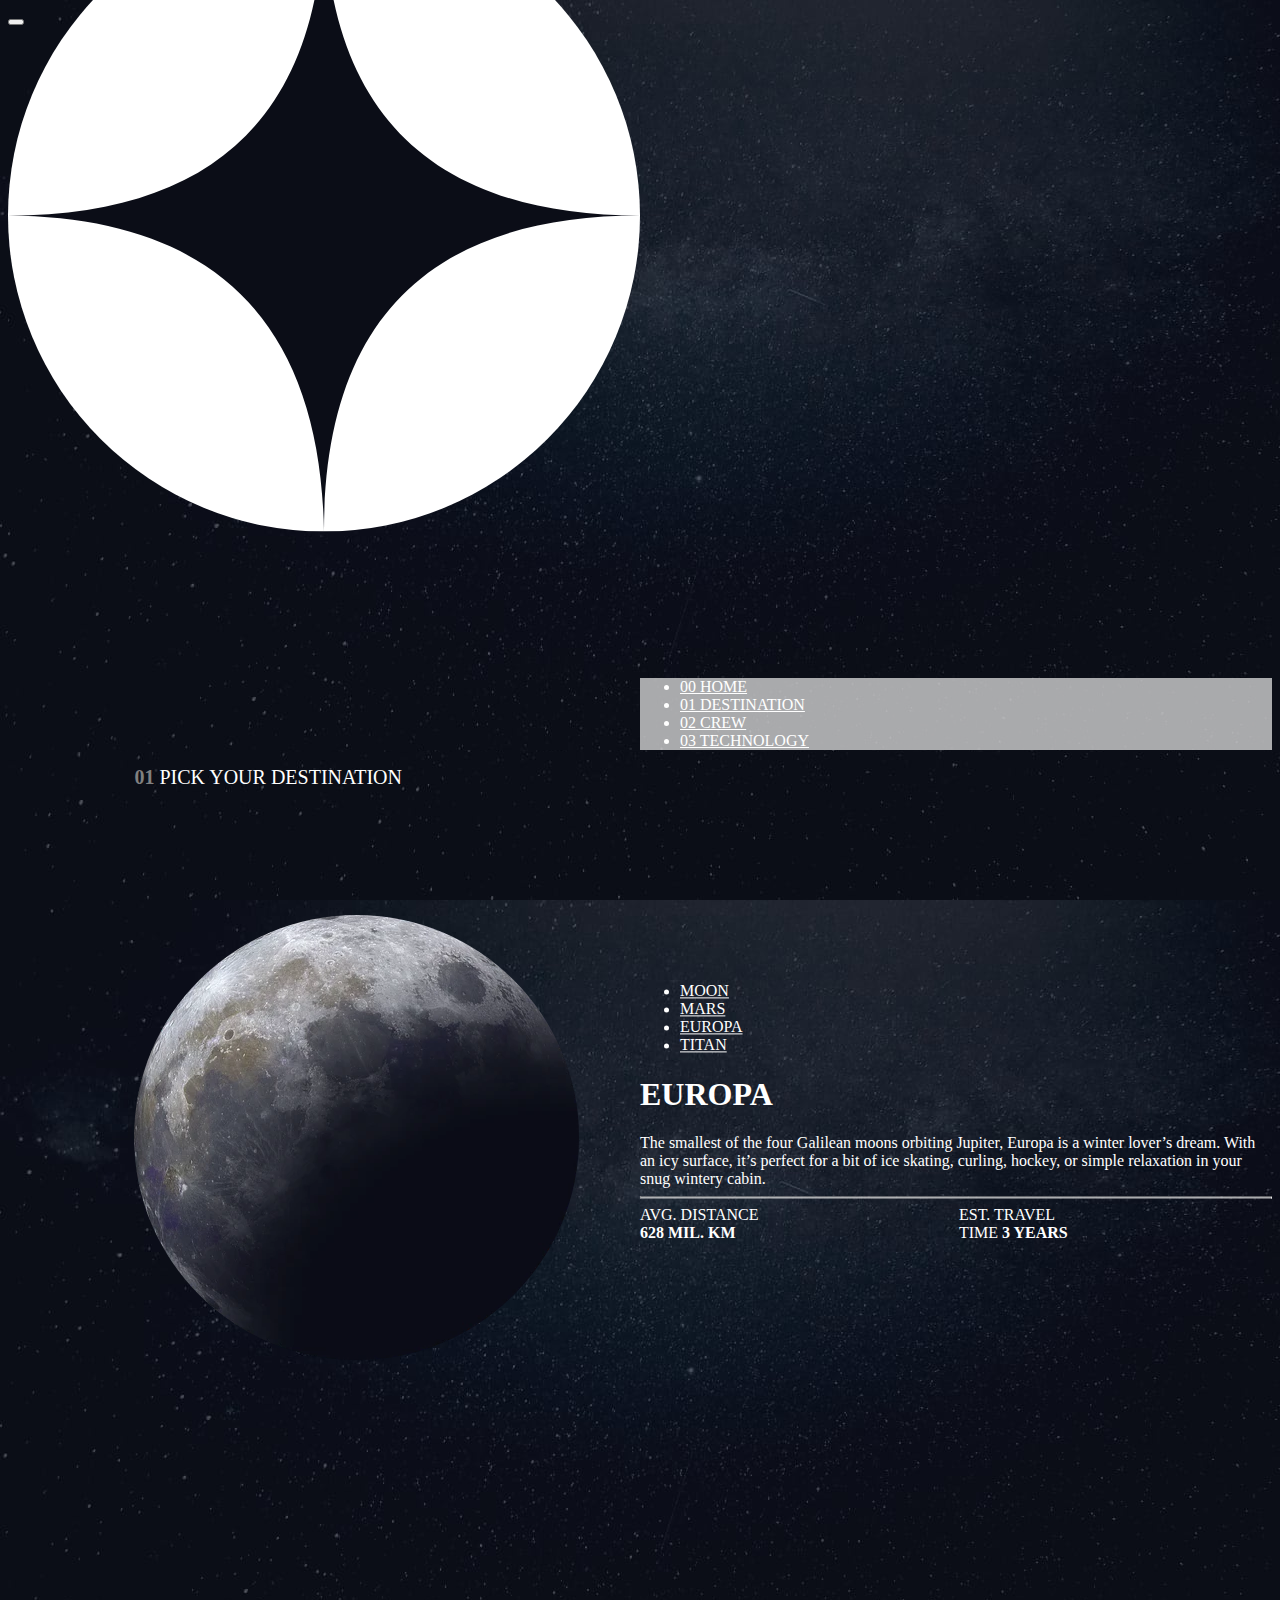
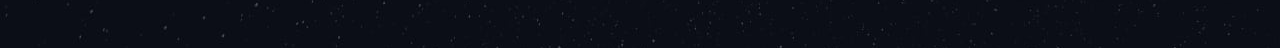
<file: starter-code/destination-europa.html>
<!DOCTYPE html>
<html lang="en">
<head>
  <meta charset="UTF-8">
  <meta name="viewport" content="width=device-width, initial-scale=1.0">

  <link rel="icon" type="image/png" sizes="32x32" href="./assets/favicon-32x32.png">
  <link rel="stylesheet" href="style.css">
  <link rel="stylesheet" href="destinationMoon.css">
  
  <link href="https://cdn.jsdelivr.net/npm/bootstrap@5.3.0-alpha3/dist/css/bootstrap.min.css" rel="stylesheet" integrity="sha384-KK94CHFLLe+nY2dmCWGMq91rCGa5gtU4mk92HdvYe+M/SXH301p5ILy+dN9+nJOZ" crossorigin="anonymous">
<script src="https://cdn.jsdelivr.net/npm/bootstrap@5.3.0-alpha3/dist/js/bootstrap.bundle.min.js" integrity="sha384-ENjdO4Dr2bkBIFxQpeoTz1HIcje39Wm4jDKdf19U8gI4ddQ3GYNS7NTKfAdVQSZe" crossorigin="anonymous"></script>
  
  <title>Frontend Mentor | Space tourism website</title>
</head>
<body class="bg">
  <nav class="navbar navbar-expand-lg bg-body-tertiary  bg ">
    <div class="container-fluid col">
      <a class="navbar-brand" href="#"></a>
      <button class="navbar-toggler" type="button" data-bs-toggle="collapse" data-bs-target="#navbarText" aria-controls="navbarText" aria-expanded="false" aria-label="Toggle navigation">
        <span class="navbar-toggler-icon"></span>
      </button>
      <li class="nav-item  ">
        <img src="assets/shared/logo.svg"   class="im" alt="" >
      </li>
     
      <div class="collapse navbar-collapse  navi " id="navbarText">
        <ul class="navbar-nav me-auto mb-3 mb-lg-3  nav-underline ">
          
          <li class="nav-item">
            <a class="nav-link " aria-current="page" href="index.html" style="color: white;">00 Home</a>
          </li>
          <li class="nav-item">
            <a class="nav-link active" href="destination-moon.html" style="color: white;"> 01 Destination</a>
          </li>
          <li class="nav-item">
            <a class="nav-link" href="crew-specialist.html" style="color: white;">02 Crew</a>
          </li>
          <li class="nav-item">
            <a class="nav-link" href="technology-capsule.html" style="color: white;">03 Technology</a>
          </li>
        </ul>
        <span class="navbar-text">
         
        </span>
      </div>
    </div>
  </nav>
  <div>
    <div class="ti"> <b style="color: gray;">01</b>  Pick your destination</div>
    <img src="assets/destination/image-moon.webp" alt="" class="o">
    
  </div>
  <div class="para">
  <div class="cont  ">
    <ul class="nav nav-underline up">
      <li class="nav-item">
        <a class="nav-link  " aria-current="page" href="destination-moon.html"style="color: white;">Moon</a>
      </li>
      <li class="nav-item">
        <a class="nav-link" href="destination-mars.html" style="color: white;">Mars</a>
      </li>
      <li class="nav-item">
        <a class="nav-link  active" href="destination-europa.html" style="color: white;">Europa</a>
      </li>
      <li class="nav-item">
        <a class="nav-link  " href="destination-titan.html" style="color: white;">Titan</a>
      </li>
    </ul>
 
   <div class="t1">
  <h1 class="up">
    Europa
   </h1>
  </div>
  The smallest of the four Galilean moons orbiting Jupiter, Europa is a 
  winter lover’s dream. With an icy surface, it’s perfect for a bit of 
  ice skating, curling, hockey, or simple relaxation in your snug 
  wintery cabin.

  <hr>
  <div class="on up">
    <div>
      
  Avg. distance
  <b>
  628 mil. km
</b>
  </div>
  <div>
  
  Est. travel time
 <b>
  3 years
</b>
 </div>
</div>
 </div>
</div>
</body>
</html>
</file>
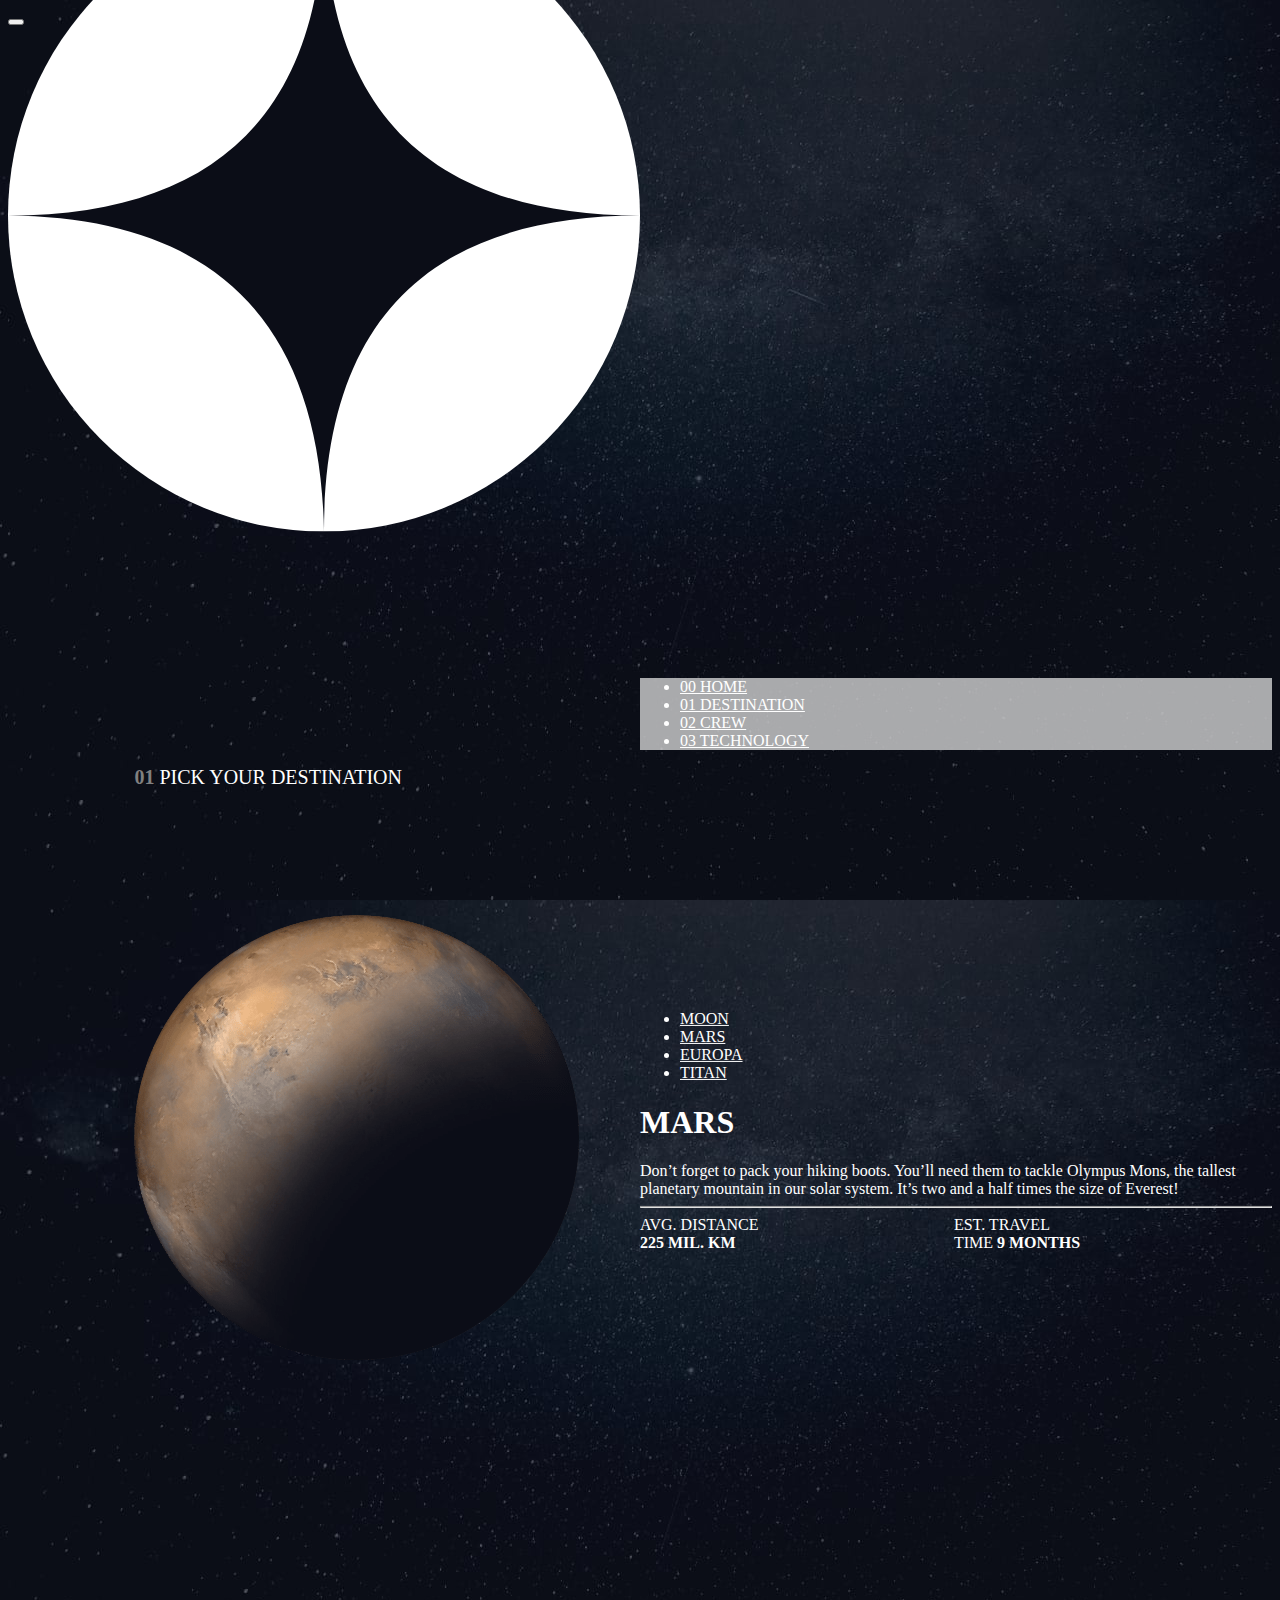
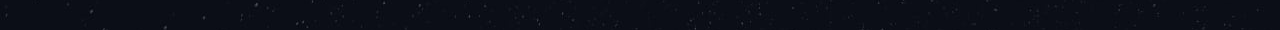
<file: starter-code/destination-mars.html>
<!DOCTYPE html>
<html lang="en">
<head>
  <meta charset="UTF-8">
  <meta name="viewport" content="width=device-width, initial-scale=1.0">

  <link rel="icon" type="image/png" sizes="32x32" href="./assets/favicon-32x32.png">
  <link rel="stylesheet" href="style.css">
  <link rel="stylesheet" href="destinationMoon.css">
  <link href="https://cdn.jsdelivr.net/npm/bootstrap@5.3.0-alpha3/dist/css/bootstrap.min.css" rel="stylesheet" integrity="sha384-KK94CHFLLe+nY2dmCWGMq91rCGa5gtU4mk92HdvYe+M/SXH301p5ILy+dN9+nJOZ" crossorigin="anonymous">
<script src="https://cdn.jsdelivr.net/npm/bootstrap@5.3.0-alpha3/dist/js/bootstrap.bundle.min.js" integrity="sha384-ENjdO4Dr2bkBIFxQpeoTz1HIcje39Wm4jDKdf19U8gI4ddQ3GYNS7NTKfAdVQSZe" crossorigin="anonymous"></script>
  
  <title>Frontend Mentor | Space tourism website</title>
</head>
<body class="bg">
  <nav class="navbar navbar-expand-lg bg-body-tertiary  bg ">
    <div class="container-fluid col">
      <a class="navbar-brand" href="#"></a>
      <button class="navbar-toggler" type="button" data-bs-toggle="collapse" data-bs-target="#navbarText" aria-controls="navbarText" aria-expanded="false" aria-label="Toggle navigation">
        <span class="navbar-toggler-icon"></span>
      </button>
      <li class="nav-item  ">
        <img src="assets/shared/logo.svg"   class="im" alt="">
      </li>
     
      <div class="collapse navbar-collapse  navi " id="navbarText">
        <ul class="navbar-nav me-auto mb-3 mb-lg-3  nav-underline ">
          
          <li class="nav-item">
            <a class="nav-link " aria-current="page" href="index.html" style="color: white;">00 Home</a>
          </li>
          <li class="nav-item">
            <a class="nav-link active" href="destination-moon.html" style="color: white;"> 01 Destination</a>
          </li>
          <li class="nav-item">
            <a class="nav-link" href="crew-specialist.html" style="color: white;">02 Crew</a>
          </li>
          <li class="nav-item">
            <a class="nav-link" href="technology-capsule.html" style="color: white;">03 Technology</a>
          </li>
        </ul>
        <span class="navbar-text">
         
        </span>
      </div>
    </div>
  </nav>
  <div>
    <div class="ti"> <b style="color: gray;">01</b>  Pick your destination</div>
    <img src="assets/destination/image-mars.png" alt="" class="o">
    
  </div>
  <div class="para">
  <div class="cont  ">
    <ul class="nav nav-underline up">
      <li class="nav-item">
        <a class="nav-link  " aria-current="page" href="destination-moon.html"style="color: white;">Moon</a>
      </li>
      <li class="nav-item">
        <a class="nav-link active" href="destination-mars.html" style="color: white;">Mars</a>
      </li>
      <li class="nav-item">
        <a class="nav-link" href="destination-europa.html" style="color: white;">Europa</a>
      </li>
      <li class="nav-item">
        <a class="nav-link  " href="destination-titan.html" style="color: white;">Titan</a>
      </li>
    </ul>
 
   <div class="t1">
  <h1  class="up">
    Mars
   </h1>
  </div>
  Don’t forget to pack your hiking boots. You’ll need them to tackle Olympus Mons, 
  the tallest planetary mountain in our solar system. It’s two and a half times 
  the size of Everest!
  <hr>
  <div class="on up">
    <div>
      
  Avg. distance
  <b>
      225 mil. km
</b>
  </div>
  <div>
  
  Est. travel time
  <b>
  9 months
</b>
 </div>
</div>
 </div>
</div>
</body>
</html>
</file>
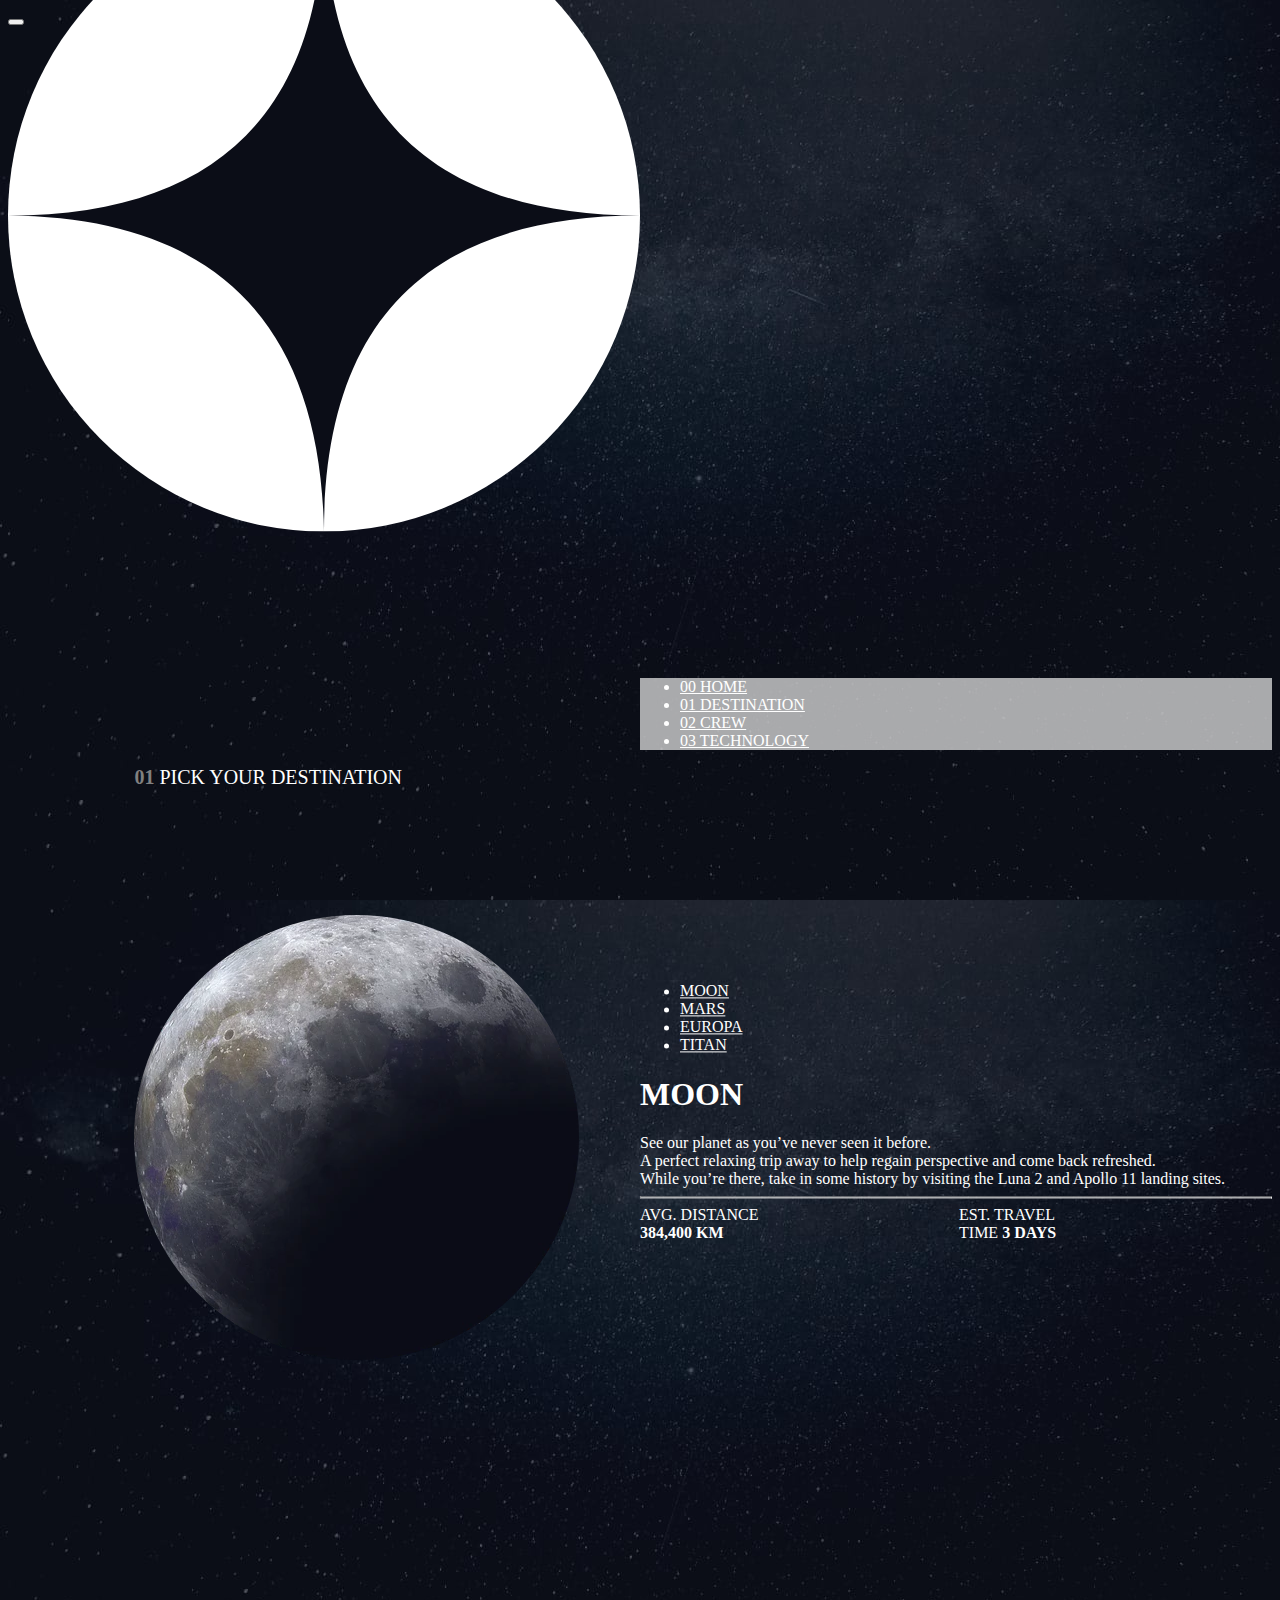
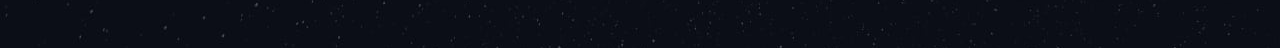
<file: starter-code/destination-moon.html>
<!DOCTYPE html>
<html lang="en">
<head>
  <meta charset="UTF-8">
  <meta name="viewport" content="width=device-width, initial-scale=1.0">

  <link rel="icon" type="image/png" sizes="32x32" href="./assets/favicon-32x32.png">
  <link href="https://cdn.jsdelivr.net/npm/bootstrap@5.3.0-alpha3/dist/css/bootstrap.min.css" rel="stylesheet" integrity="sha384-KK94CHFLLe+nY2dmCWGMq91rCGa5gtU4mk92HdvYe+M/SXH301p5ILy+dN9+nJOZ" crossorigin="anonymous">
  <script src="https://cdn.jsdelivr.net/npm/bootstrap@5.3.0-alpha3/dist/js/bootstrap.bundle.min.js" integrity="sha384-ENjdO4Dr2bkBIFxQpeoTz1HIcje39Wm4jDKdf19U8gI4ddQ3GYNS7NTKfAdVQSZe" crossorigin="anonymous"></script>
  <link rel="stylesheet" href="style.css">
  <link rel="stylesheet" href="destinationMoon.css">
  
  <title>Frontend Mentor | Space tourism website</title>
</head>
<body class="bg">

  <nav class="navbar navbar-expand-lg bg-body-tertiary  bg ">
    <div class="container-fluid col">
      <a class="navbar-brand" href="#"></a>
      <button class="navbar-toggler" type="button" data-bs-toggle="collapse" data-bs-target="#navbarText" aria-controls="navbarText" aria-expanded="false" aria-label="Toggle navigation">
        <span class="navbar-toggler-icon"></span>
      </button>
      <li class="nav-item  ">
        <img src="assets/shared/logo.svg"   class="im" alt="">
      </li>
     
      <div class="collapse navbar-collapse  navi " id="navbarText">
        <ul class="navbar-nav me-auto mb-3 mb-lg-3  nav-underline ">
          
          <li class="nav-item">
            <a class="nav-link " aria-current="page" href="index.html" style="color: white;">00 Home</a>
          </li>
          <li class="nav-item">
            <a class="nav-link active" href="destination-moon.html" style="color: white;"> 01 Destination</a>
          </li>
          <li class="nav-item">
            <a class="nav-link" href="crew-specialist.html" style="color: white;">02 Crew</a>
          </li>
          <li class="nav-item">
            <a class="nav-link" href="technology-capsule.html" style="color: white;">03 Technology</a>
          </li>
        </ul>
        <span class="navbar-text">
         
        </span>
      </div>
    </div>
  </nav>
  <div>
    <div class="ti"> <b style="color: gray;">01</b>  Pick your destination</div>
    <img src="assets/destination/image-moon.webp" alt="" class="o">
    
  </div>
  <div class="para">
  <div class="cont  ">
    <ul class="nav nav-underline up">
      <li class="nav-item">
        <a class="nav-link  active" aria-current="page" href="destination-moon.html"style="color: white;">Moon</a>
      </li>
      <li class="nav-item">
        <a class="nav-link" href="destination-mars.html" style="color: white;">Mars</a>
      </li>
      <li class="nav-item">
        <a class="nav-link" href="destination-europa.html" style="color: white;">Europa</a>
      </li>
      <li class="nav-item">
        <a class="nav-link " href="destination-titan.html" style="color: white;">Titan</a>
      </li>
    </ul>
 
   <div class="t1">
  <h1  class="up">
    Moon
   </h1>
  </div>
  See our planet as you’ve never seen it before. <br>   A perfect relaxing trip away to help 
  regain perspective and come back refreshed. <br>     While you’re there, take in some history 
  by visiting the Luna 2 and Apollo 11 landing sites.
  <hr>
  <div class="on up">
    <div>
   
  Avg. distance

<b>
  384,400 km
</b>
  </div>
  <div>
  
  Est. travel time

<b>
  3 days
</b>
 </div>
</div>
 </div>
</div>
</body>
</html>
</file>
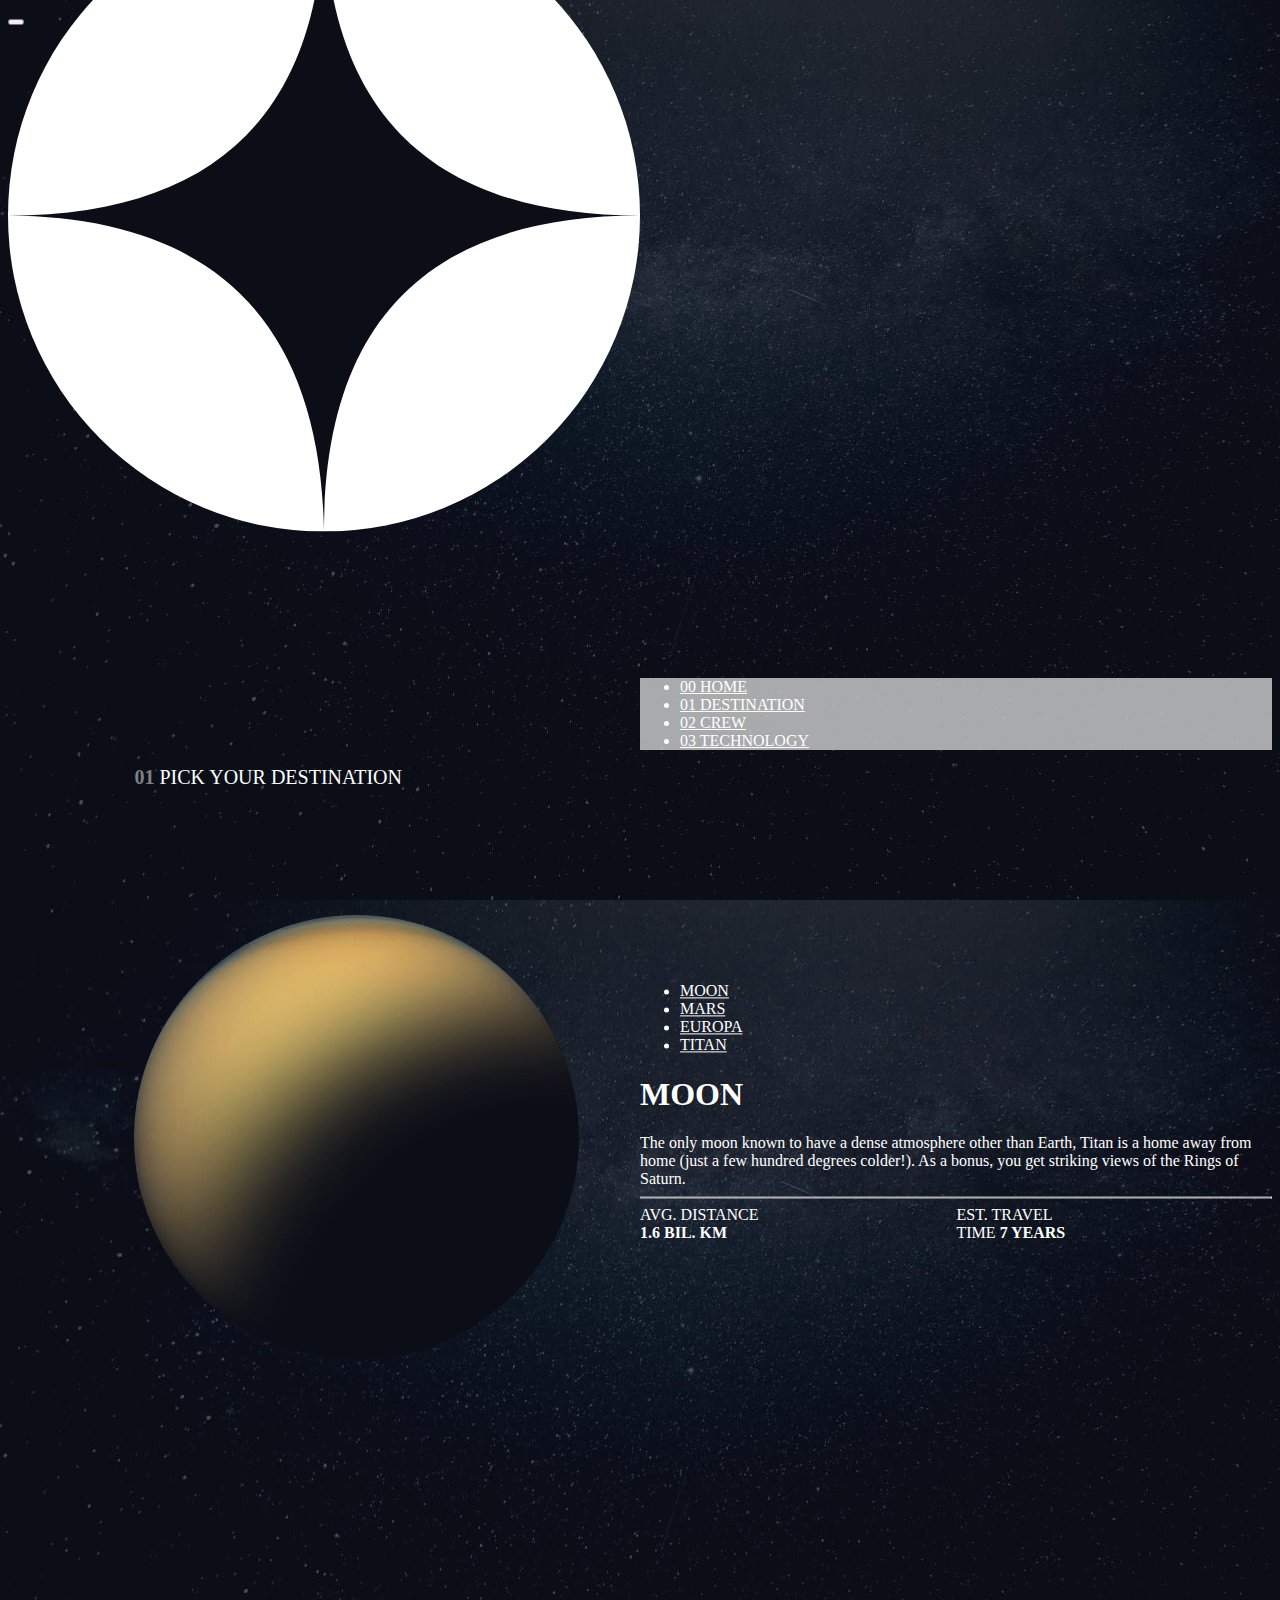
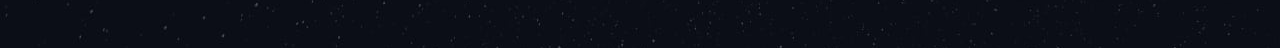
<file: starter-code/destination-titan.html>
<!DOCTYPE html>
<html lang="en">
<head>
  <meta charset="UTF-8">
  <meta name="viewport" content="width=device-width, initial-scale=1.0">

  <link rel="icon" type="image/png" sizes="32x32" href="./assets/favicon-32x32.png">
  <link rel="stylesheet" href="style.css">
  <link rel="stylesheet" href="destinationMoon.css">
  <link href="https://cdn.jsdelivr.net/npm/bootstrap@5.3.0-alpha3/dist/css/bootstrap.min.css" rel="stylesheet" integrity="sha384-KK94CHFLLe+nY2dmCWGMq91rCGa5gtU4mk92HdvYe+M/SXH301p5ILy+dN9+nJOZ" crossorigin="anonymous">
<script src="https://cdn.jsdelivr.net/npm/bootstrap@5.3.0-alpha3/dist/js/bootstrap.bundle.min.js" integrity="sha384-ENjdO4Dr2bkBIFxQpeoTz1HIcje39Wm4jDKdf19U8gI4ddQ3GYNS7NTKfAdVQSZe" crossorigin="anonymous"></script>
  
  <title>Frontend Mentor | Space tourism website</title>
</head>
<body class="bg">
  <nav class="navbar navbar-expand-lg bg-body-tertiary  bg ">
    <div class="container-fluid col">
      <a class="navbar-brand" href="#"></a>
      <button class="navbar-toggler" type="button" data-bs-toggle="collapse" data-bs-target="#navbarText" aria-controls="navbarText" aria-expanded="false" aria-label="Toggle navigation">
        <span class="navbar-toggler-icon"></span>
      </button>
      <li class="nav-item  ">
        <img src="assets/shared/logo.svg"   class="im" alt="">
      </li>
     
      <div class="collapse navbar-collapse  navi " id="navbarText">
        <ul class="navbar-nav me-auto mb-3 mb-lg-3  nav-underline ">
          
          <li class="nav-item">
            <a class="nav-link " aria-current="page" href="index.html" style="color: white;">00 Home</a>
          </li>
          <li class="nav-item">
            <a class="nav-link active" href="destination-moon.html" style="color: white;"> 01 Destination</a>
          </li>
          <li class="nav-item">
            <a class="nav-link" href="crew-specialist.html" style="color: white;">02 Crew</a>
          </li>
          <li class="nav-item">
            <a class="nav-link" href="technology-capsule.html" style="color: white;">03 Technology</a>
          </li>
        </ul>
        <span class="navbar-text">
         
        </span>
      </div>
    </div>
  </nav>
  <div>
    <div class="ti"> <b style="color: gray;">01</b> Pick your destination</div>
    <img src="assets/destination/image-titan.png" alt="" class="o">
    
  </div>
  <div class="para">
  <div class="cont  ">
    <ul class="nav nav-underline up">
      <li class="nav-item">
        <a class="nav-link  " aria-current="page" href="destination-moon.html"style="color: white;">Moon</a>
      </li>
      <li class="nav-item">
        <a class="nav-link" href="destination-mars.html" style="color: white;">Mars</a>
      </li>
      <li class="nav-item">
        <a class="nav-link" href="destination-europa.html" style="color: white;">Europa</a>
      </li>
      <li class="nav-item">
        <a class="nav-link  active" href="destination-titan.html" style="color: white;">Titan</a>
      </li>
    </ul>
 
   <div class="t1">
  <h1 class="up" >
    Moon
   </h1>
  </div>
  The only moon known to have a dense atmosphere other than Earth, Titan 
  is a home away from home (just a few hundred degrees colder!). As a 
  bonus, you get striking views of the Rings of Saturn.
  <hr>
  <div class="on up">
    <div>
     
  Avg. distance
  
  <b>
  1.6 bil. km
</b>
  </div>
  <div>
 
  Est. travel time
 <b>
  7 years
</b>
 </div>
</div>
 </div>
</div>
</body>
</html>
</file>
<file: starter-code/style.css>
.bg{
    background-image: url(assets/home/background-home-desktop.jpg);
}
.im{
    width:50%;
    
    transform: translateY(-20%);
    margin-right: 10px;/* Espacement entre l'image et la ligne horizontale */
   

}
.ma {
    display: flex;
    align-items: center; /* Aligne les éléments verticalement au centre */
  }
  
  .image-container {
    display: flex;
    align-items: center; /* Aligne les éléments verticalement au centre */
  }
  
 
.container{
    color: gray;
    margin-top: 20%;
    justify-content: center;
    
    
}
.m{
    display: flex;
    
}

.m  >  .pop{
    margin-right: 60px;
}

.maj{
    text-transform: uppercase;

}
span{
    color: white;
    font-size: 150px;
    
}
.exp{
  display: inline-block;
  border-radius: 900%;
  padding: 80px;
  background-color: white;
  color: black;
  transform: translateY(-80%);
  font-size: 20px;
  margin-top: -10000%;
  top: 5000%;
  margin-left: 80%;
  
   
}
.navi{
   
    margin-left: 50%;
    text-transform: uppercase;
    background-color:rgba(219, 219, 219, 0.765);
    color: white;
}
</file>
<file: starter-code/destinationMoon.css>
.bg{
    background-image: url(assets/destination/background-destination-desktop.jpg);
    color: white;
}
.o{
    margin-top: 10%;
    margin-left: 10%;
}
.ti{
    margin-left: 10%; 
    font-size: 20px;
    text-transform: uppercase;
}
.cont{
    color: white;
    /* display: flex; */
    
    transform: translateY(-153%);
    margin-left: 50%;
   
}
.cont > .para{
    margin-left: 10%;
}
.titre{
   
    transform: translateX(100%);
    /* transform: translateX(900%); */
}
.t1{
   padding-right: 50%;
    
}
.on{
    display: flex;
    text-transform: uppercase;
}
.on > div{
    margin-right: 30%;
  
}
.up{
    text-transform: uppercase;
}
</file>
